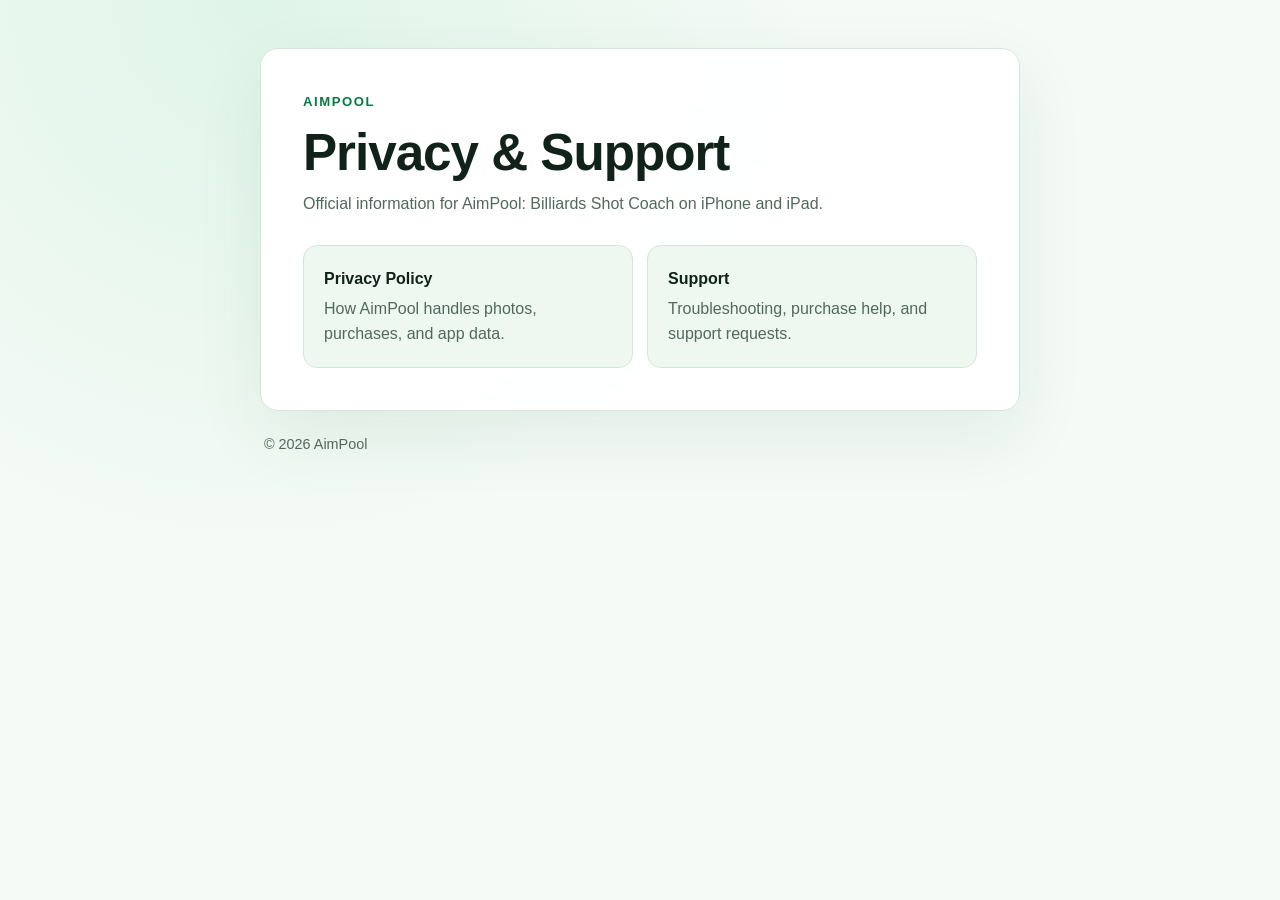
<file: index.html>
<!doctype html>
<html lang="en">
<head>
  <meta charset="utf-8">
  <meta name="viewport" content="width=device-width, initial-scale=1">
  <meta name="description" content="Official privacy and support information for AimPool: Billiards Shot Coach.">
  <title>AimPool — Privacy &amp; Support</title>
  <link rel="stylesheet" href="styles.css">
</head>
<body>
  <main>
    <article>
      <p class="eyebrow">AimPool</p>
      <h1>Privacy &amp; Support</h1>
      <p class="muted">Official information for AimPool: Billiards Shot Coach on iPhone and iPad.</p>
      <div class="cards">
        <a class="card" href="privacy/">
          <strong>Privacy Policy</strong>
          <span>How AimPool handles photos, purchases, and app data.</span>
        </a>
        <a class="card" href="support/">
          <strong>Support</strong>
          <span>Troubleshooting, purchase help, and support requests.</span>
        </a>
      </div>
    </article>
    <footer>© 2026 AimPool</footer>
  </main>
</body>
</html>
</file>
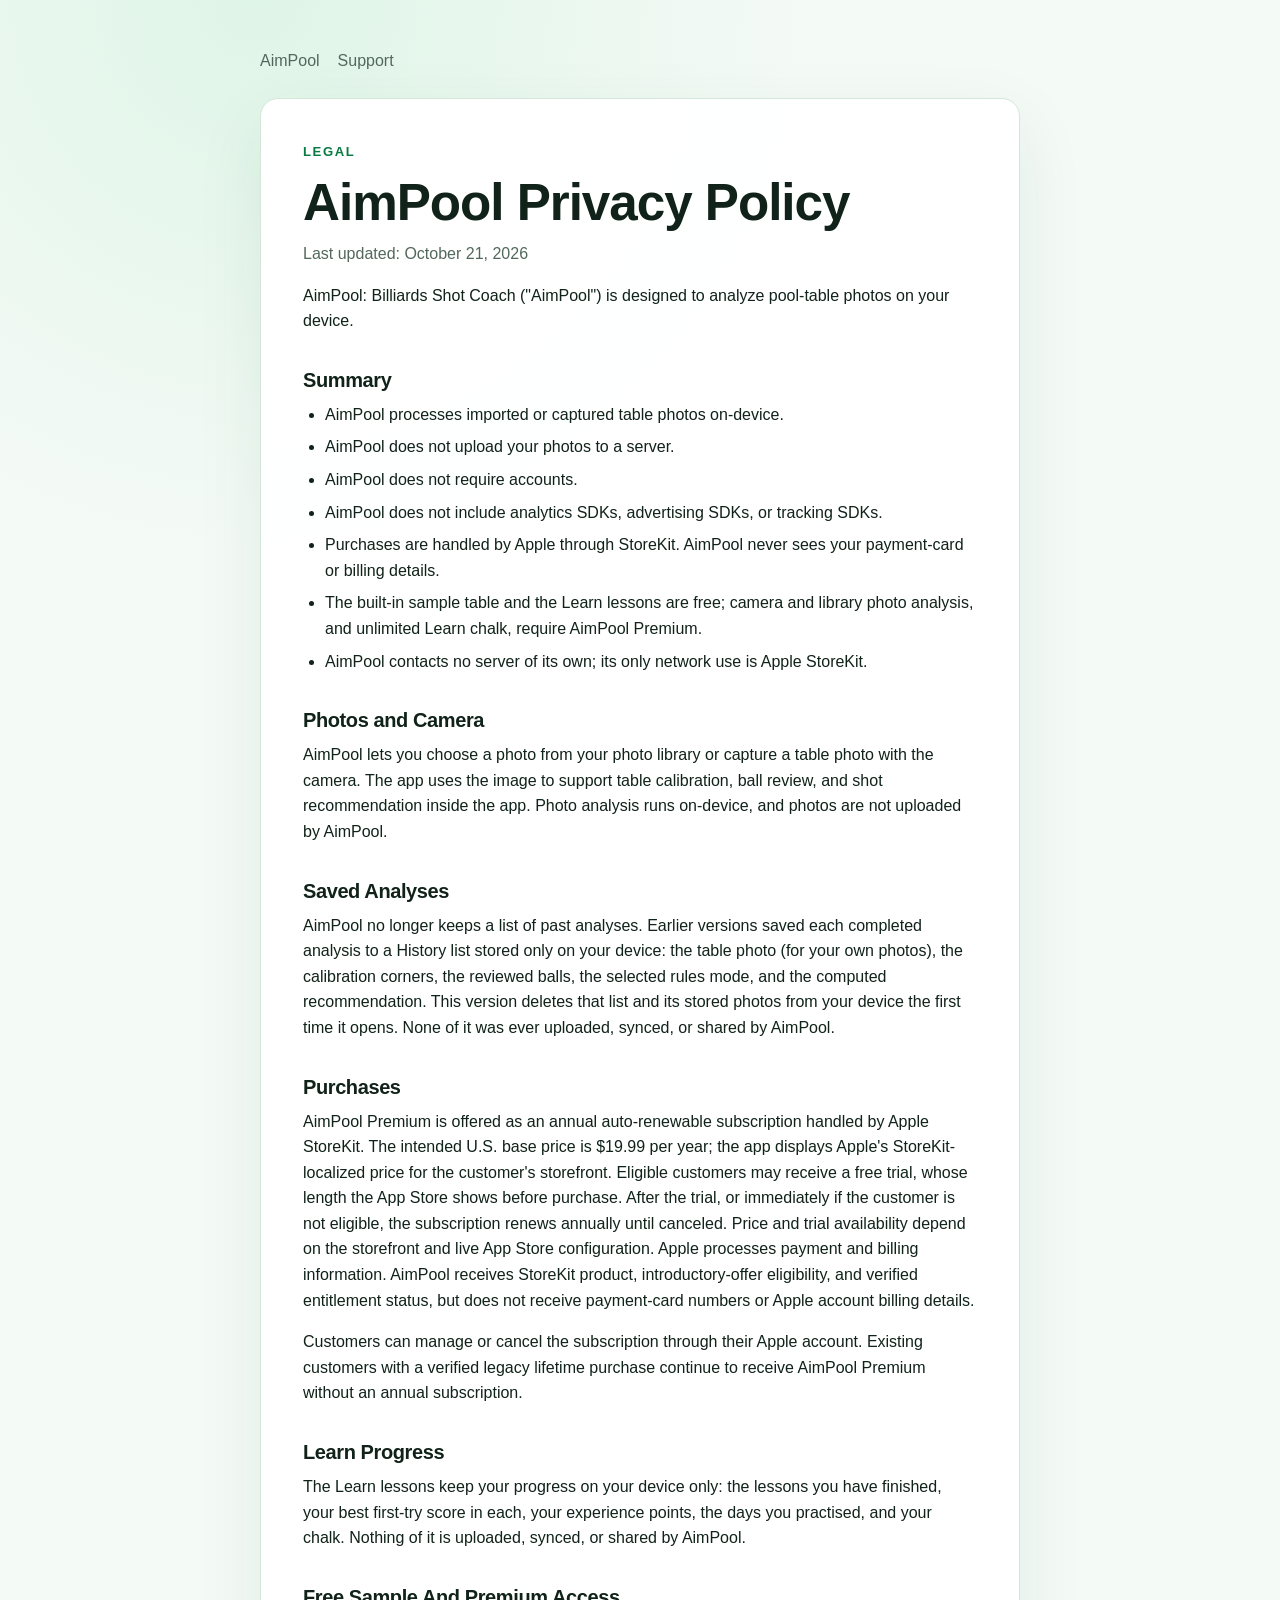
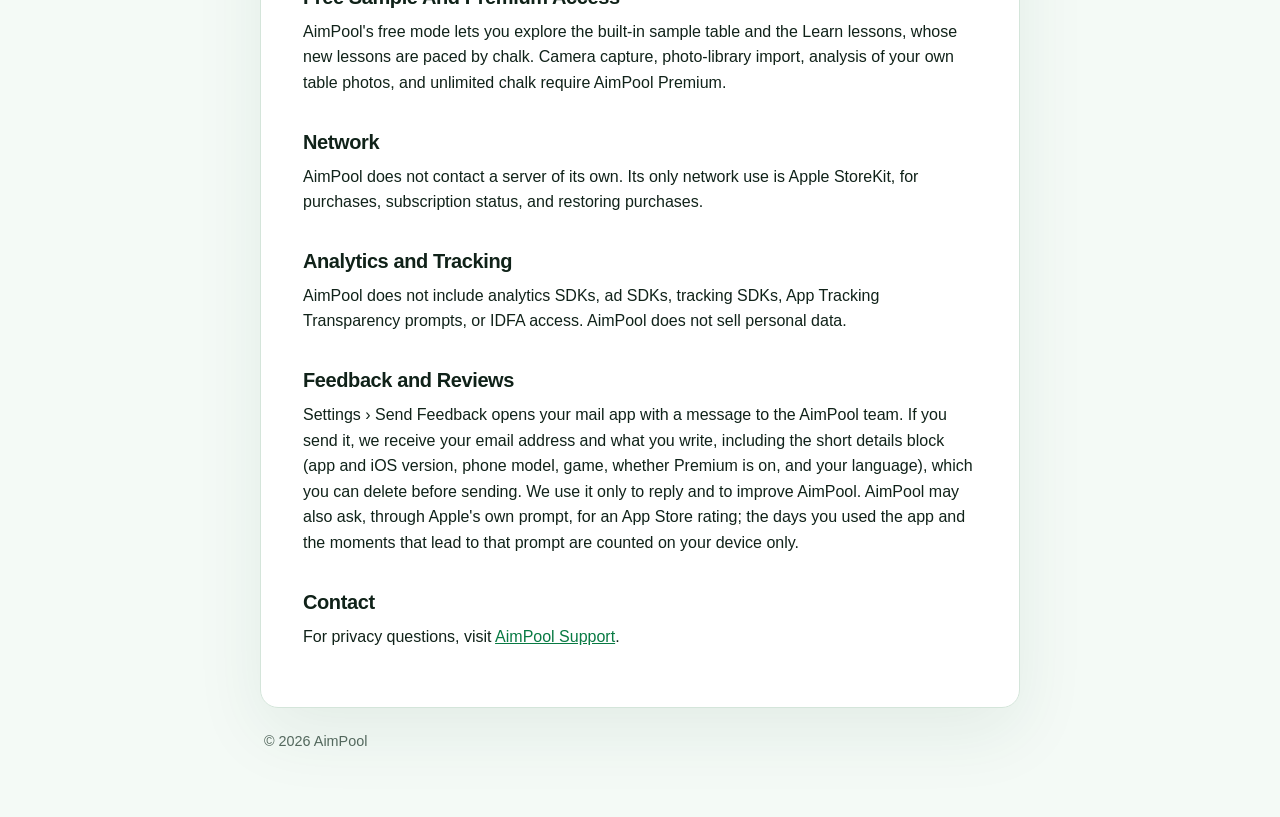
<file: privacy/index.html>
<!doctype html>
<html lang="en">
<head>
  <meta charset="utf-8">
  <meta name="viewport" content="width=device-width, initial-scale=1">
  <meta name="description" content="Privacy Policy for AimPool: Billiards Shot Coach.">
  <title>AimPool Privacy Policy</title>
  <link rel="stylesheet" href="../styles.css">
</head>
<body>
  <main>
    <nav aria-label="AimPool legal navigation">
      <a href="../">AimPool</a>
      <a href="../support/">Support</a>
    </nav>
    <article>
      <p class="eyebrow">Legal</p>
      <h1>AimPool Privacy Policy</h1>
      <p class="muted">Last updated: October 21, 2026</p>

      <p>AimPool: Billiards Shot Coach ("AimPool") is designed to analyze pool-table photos on your device.</p>

      <h2>Summary</h2>
      <ul>
        <li>AimPool processes imported or captured table photos on-device.</li>
        <li>AimPool does not upload your photos to a server.</li>
        <li>AimPool does not require accounts.</li>
        <li>AimPool does not include analytics SDKs, advertising SDKs, or tracking SDKs.</li>
        <li>Purchases are handled by Apple through StoreKit. AimPool never sees your payment-card or billing details.</li>
        <li>The built-in sample table and the Learn lessons are free; camera and library photo analysis, and unlimited Learn chalk, require AimPool Premium.</li>
        <li>AimPool contacts no server of its own; its only network use is Apple StoreKit.</li>
      </ul>

      <h2>Photos and Camera</h2>
      <p>AimPool lets you choose a photo from your photo library or capture a table photo with the camera. The app uses the image to support table calibration, ball review, and shot recommendation inside the app. Photo analysis runs on-device, and photos are not uploaded by AimPool.</p>

      <h2>Saved Analyses</h2>
      <p>AimPool no longer keeps a list of past analyses. Earlier versions saved each completed analysis to a History list stored only on your device: the table photo (for your own photos), the calibration corners, the reviewed balls, the selected rules mode, and the computed recommendation. This version deletes that list and its stored photos from your device the first time it opens. None of it was ever uploaded, synced, or shared by AimPool.</p>

      <h2>Purchases</h2>
      <p>AimPool Premium is offered as an annual auto-renewable subscription handled by Apple StoreKit. The intended U.S. base price is $19.99 per year; the app displays Apple's StoreKit-localized price for the customer's storefront. Eligible customers may receive a free trial, whose length the App Store shows before purchase. After the trial, or immediately if the customer is not eligible, the subscription renews annually until canceled. Price and trial availability depend on the storefront and live App Store configuration. Apple processes payment and billing information. AimPool receives StoreKit product, introductory-offer eligibility, and verified entitlement status, but does not receive payment-card numbers or Apple account billing details.</p>
      <p>Customers can manage or cancel the subscription through their Apple account. Existing customers with a verified legacy lifetime purchase continue to receive AimPool Premium without an annual subscription.</p>

      <h2>Learn Progress</h2>
      <p>The Learn lessons keep your progress on your device only: the lessons you have finished, your best first-try score in each, your experience points, the days you practised, and your chalk. Nothing of it is uploaded, synced, or shared by AimPool.</p>

      <h2>Free Sample And Premium Access</h2>
      <p>AimPool's free mode lets you explore the built-in sample table and the Learn lessons, whose new lessons are paced by chalk. Camera capture, photo-library import, analysis of your own table photos, and unlimited chalk require AimPool Premium.</p>

      <h2>Network</h2>
      <p>AimPool does not contact a server of its own. Its only network use is Apple StoreKit, for purchases, subscription status, and restoring purchases.</p>

      <h2>Analytics and Tracking</h2>
      <p>AimPool does not include analytics SDKs, ad SDKs, tracking SDKs, App Tracking Transparency prompts, or IDFA access. AimPool does not sell personal data.</p>

      <h2>Feedback and Reviews</h2>
      <p>Settings &rsaquo; Send Feedback opens your mail app with a message to the AimPool team. If you send it, we receive your email address and what you write, including the short details block (app and iOS version, phone model, game, whether Premium is on, and your language), which you can delete before sending. We use it only to reply and to improve AimPool. AimPool may also ask, through Apple's own prompt, for an App Store rating; the days you used the app and the moments that lead to that prompt are counted on your device only.</p>

      <h2>Contact</h2>
      <p>For privacy questions, visit <a href="https://sabaaziz991-hash.github.io/aimpool-legal/support/">AimPool Support</a>.</p>
    </article>
    <footer>© 2026 AimPool</footer>
  </main>
</body>
</html>
</file>
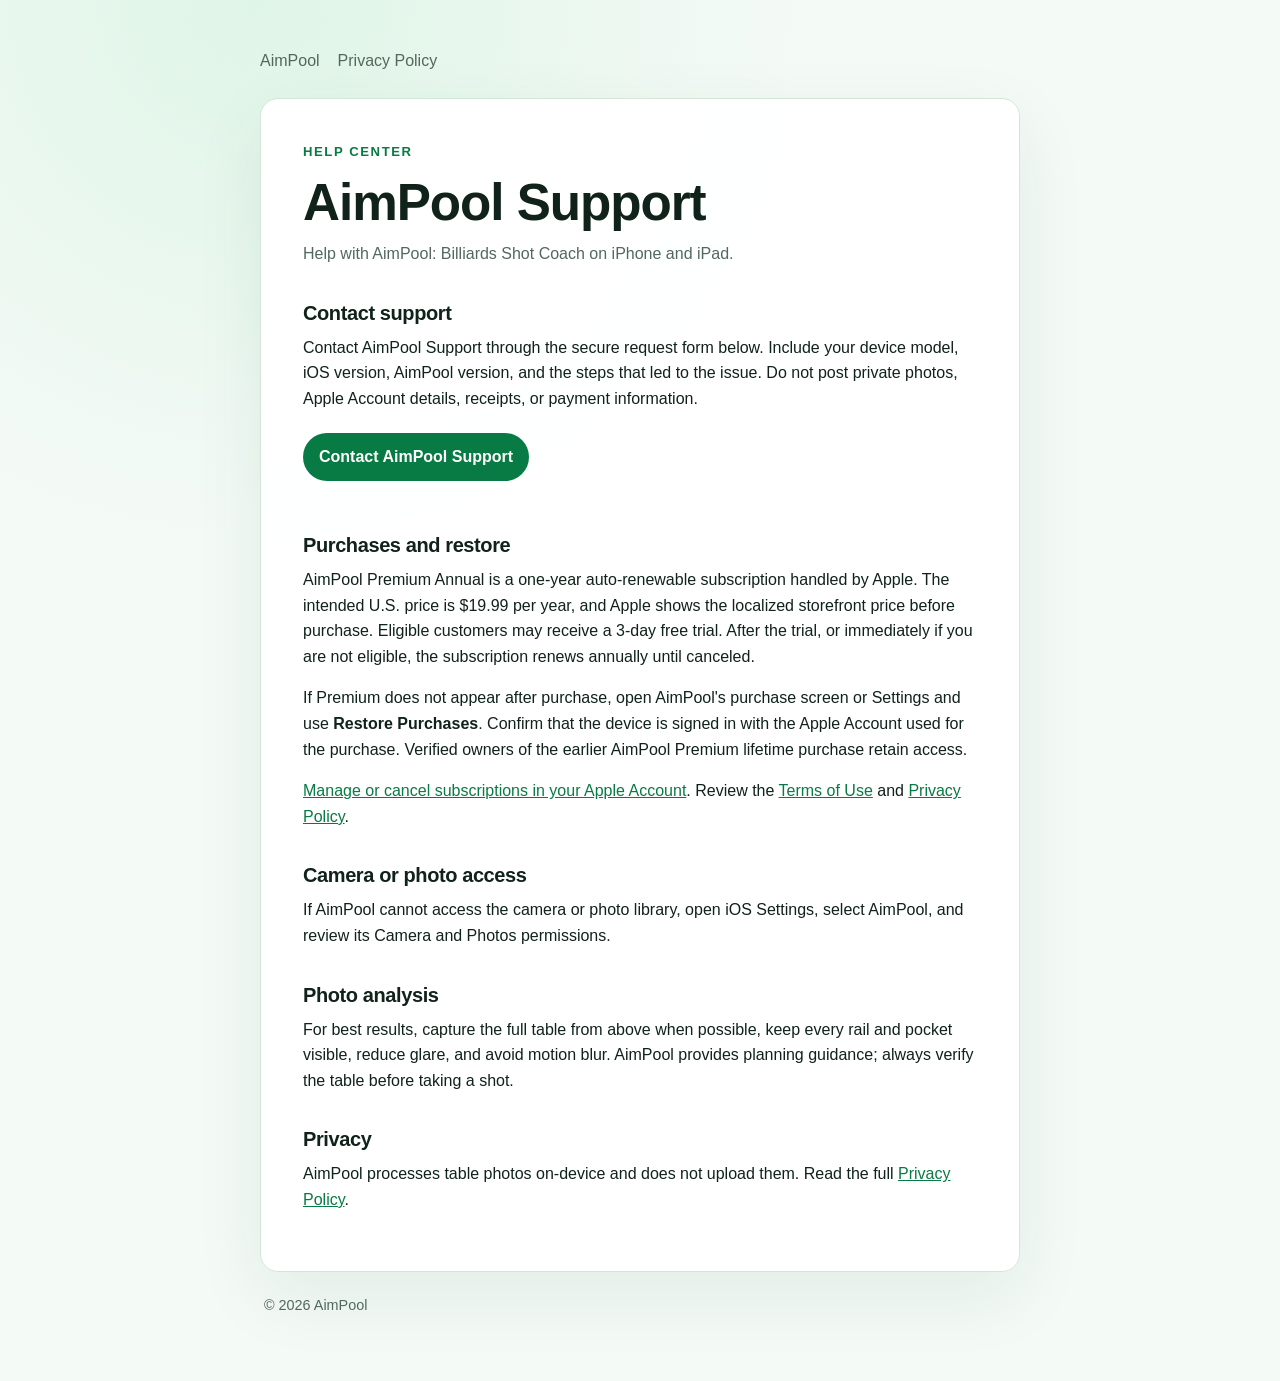
<file: support/index.html>
<!doctype html>
<html lang="en">
<head>
  <meta charset="utf-8">
  <meta name="viewport" content="width=device-width, initial-scale=1">
  <meta name="description" content="Support for AimPool: Billiards Shot Coach.">
  <title>AimPool Support</title>
  <link rel="stylesheet" href="../styles.css">
</head>
<body>
  <main>
    <nav aria-label="AimPool support navigation">
      <a href="../">AimPool</a>
      <a href="../privacy/">Privacy Policy</a>
    </nav>
    <article>
      <p class="eyebrow">Help Center</p>
      <h1>AimPool Support</h1>
      <p class="muted">Help with AimPool: Billiards Shot Coach on iPhone and iPad.</p>

      <h2>Contact support</h2>
      <p>Contact AimPool Support through the secure request form below. Include your device model, iOS version, AimPool version, and the steps that led to the issue. Do not post private photos, Apple Account details, receipts, or payment information.</p>
      <a class="button" href="https://github.com/sabaaziz991-hash/aimpool-legal/issues/new?labels=support&amp;template=support-request.md&amp;title=Support%20request%3A%20">Contact AimPool Support</a>

      <h2>Purchases and restore</h2>
      <p>AimPool Premium Annual is a one-year auto-renewable subscription handled by Apple. The intended U.S. price is $19.99 per year, and Apple shows the localized storefront price before purchase. Eligible customers may receive a 3-day free trial. After the trial, or immediately if you are not eligible, the subscription renews annually until canceled.</p>
      <p>If Premium does not appear after purchase, open AimPool's purchase screen or Settings and use <strong>Restore Purchases</strong>. Confirm that the device is signed in with the Apple Account used for the purchase. Verified owners of the earlier AimPool Premium lifetime purchase retain access.</p>
      <p><a href="https://apps.apple.com/account/subscriptions">Manage or cancel subscriptions in your Apple Account</a>. Review the <a href="https://www.apple.com/legal/internet-services/itunes/dev/stdeula/">Terms of Use</a> and <a href="../privacy/">Privacy Policy</a>.</p>

      <h2>Camera or photo access</h2>
      <p>If AimPool cannot access the camera or photo library, open iOS Settings, select AimPool, and review its Camera and Photos permissions.</p>

      <h2>Photo analysis</h2>
      <p>For best results, capture the full table from above when possible, keep every rail and pocket visible, reduce glare, and avoid motion blur. AimPool provides planning guidance; always verify the table before taking a shot.</p>

      <h2>Privacy</h2>
      <p>AimPool processes table photos on-device and does not upload them. Read the full <a href="../privacy/">Privacy Policy</a>.</p>
    </article>
    <footer>© 2026 AimPool</footer>
  </main>
</body>
</html>
</file>
<file: styles.css>
:root {
  color-scheme: light dark;
  --background: #07130d;
  --surface: #102219;
  --surface-soft: #173025;
  --text: #f2f8f4;
  --muted: #b5c8bd;
  --accent: #49dc91;
  --border: #29483a;
  --link: #72eba9;
}

* { box-sizing: border-box; }

body {
  margin: 0;
  min-height: 100vh;
  font-family: -apple-system, BlinkMacSystemFont, "Segoe UI", sans-serif;
  line-height: 1.6;
  color: var(--text);
  background:
    radial-gradient(circle at 20% 0%, rgba(73, 220, 145, 0.13), transparent 34rem),
    var(--background);
}

main {
  width: min(760px, calc(100% - 32px));
  margin: 0 auto;
  padding: 48px 0 64px;
}

nav {
  display: flex;
  flex-wrap: wrap;
  gap: 10px 18px;
  margin-bottom: 24px;
  color: var(--muted);
}

a { color: var(--link); }

nav a {
  color: var(--muted);
  text-decoration: none;
}

nav a:hover, nav a:focus-visible { color: var(--text); }

article {
  padding: clamp(24px, 5vw, 42px);
  border: 1px solid var(--border);
  border-radius: 18px;
  background: rgba(16, 34, 25, 0.94);
  box-shadow: 0 24px 70px rgba(0, 0, 0, 0.25);
}

h1, h2 {
  line-height: 1.2;
  letter-spacing: -0.02em;
}

h1 {
  margin: 0 0 8px;
  font-size: clamp(2rem, 6vw, 3.2rem);
}

h2 {
  margin: 34px 0 10px;
  font-size: 1.25rem;
}

p, ul { margin: 0 0 16px; }
ul { padding-left: 22px; }
li { margin: 7px 0; }

.eyebrow {
  margin-bottom: 10px;
  color: var(--accent);
  font-size: 0.82rem;
  font-weight: 700;
  letter-spacing: 0.12em;
  text-transform: uppercase;
}

.muted { color: var(--muted); }

.cards {
  display: grid;
  grid-template-columns: repeat(auto-fit, minmax(220px, 1fr));
  gap: 14px;
  margin-top: 28px;
}

.card {
  display: block;
  padding: 20px;
  border: 1px solid var(--border);
  border-radius: 14px;
  color: var(--text);
  background: var(--surface-soft);
  text-decoration: none;
}

.card strong { display: block; margin-bottom: 4px; }
.card span { color: var(--muted); }

.button {
  display: inline-block;
  margin: 6px 0 18px;
  padding: 11px 16px;
  border-radius: 999px;
  color: #052012;
  background: var(--accent);
  font-weight: 700;
  text-decoration: none;
}

footer {
  padding: 22px 4px 0;
  color: var(--muted);
  font-size: 0.9rem;
}

@media (prefers-color-scheme: light) {
  :root {
    --background: #f4faf6;
    --surface: #ffffff;
    --surface-soft: #eef8f1;
    --text: #102219;
    --muted: #53685d;
    --accent: #087a43;
    --border: #d4e5da;
    --link: #087a43;
  }

  body { background: radial-gradient(circle at 20% 0%, #dff5e7, transparent 34rem), var(--background); }
  article { background: rgba(255, 255, 255, 0.96); box-shadow: 0 24px 70px rgba(28, 74, 47, 0.08); }
  .button { color: #ffffff; }
}
</file>
